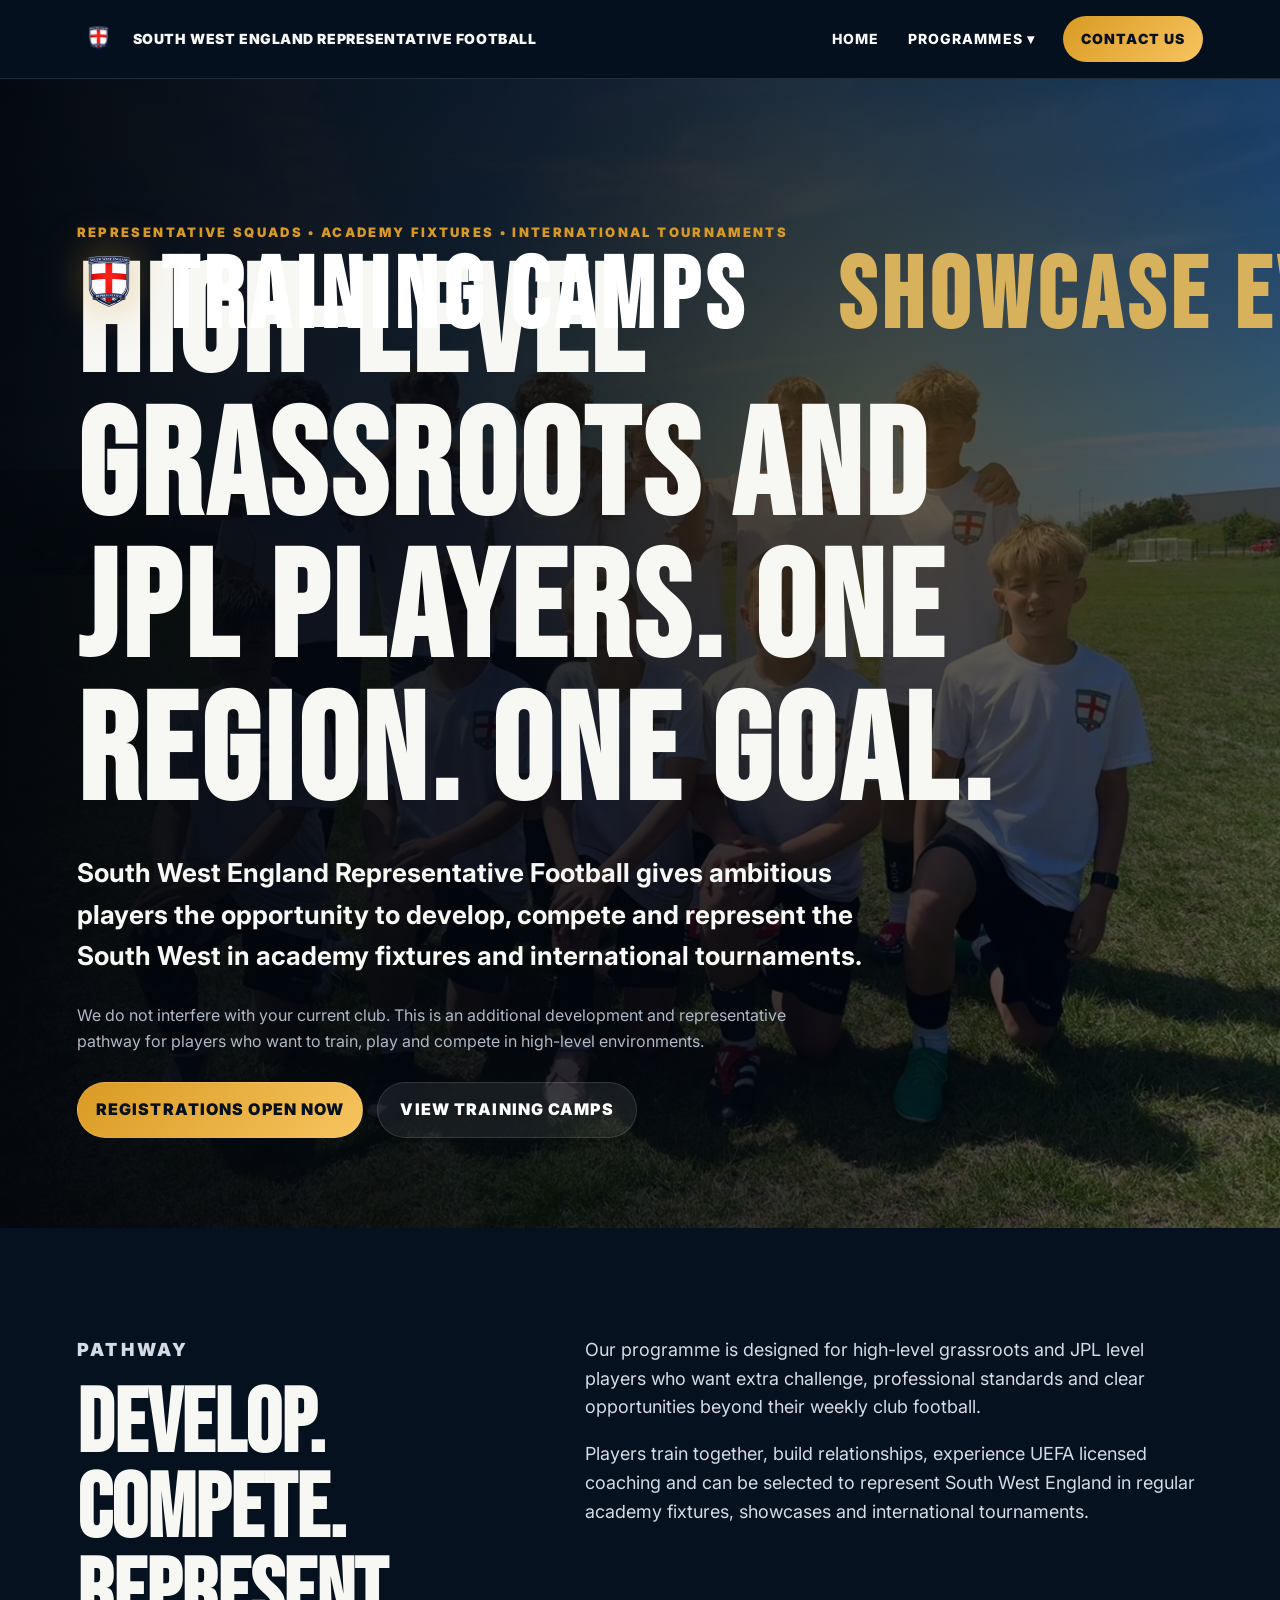
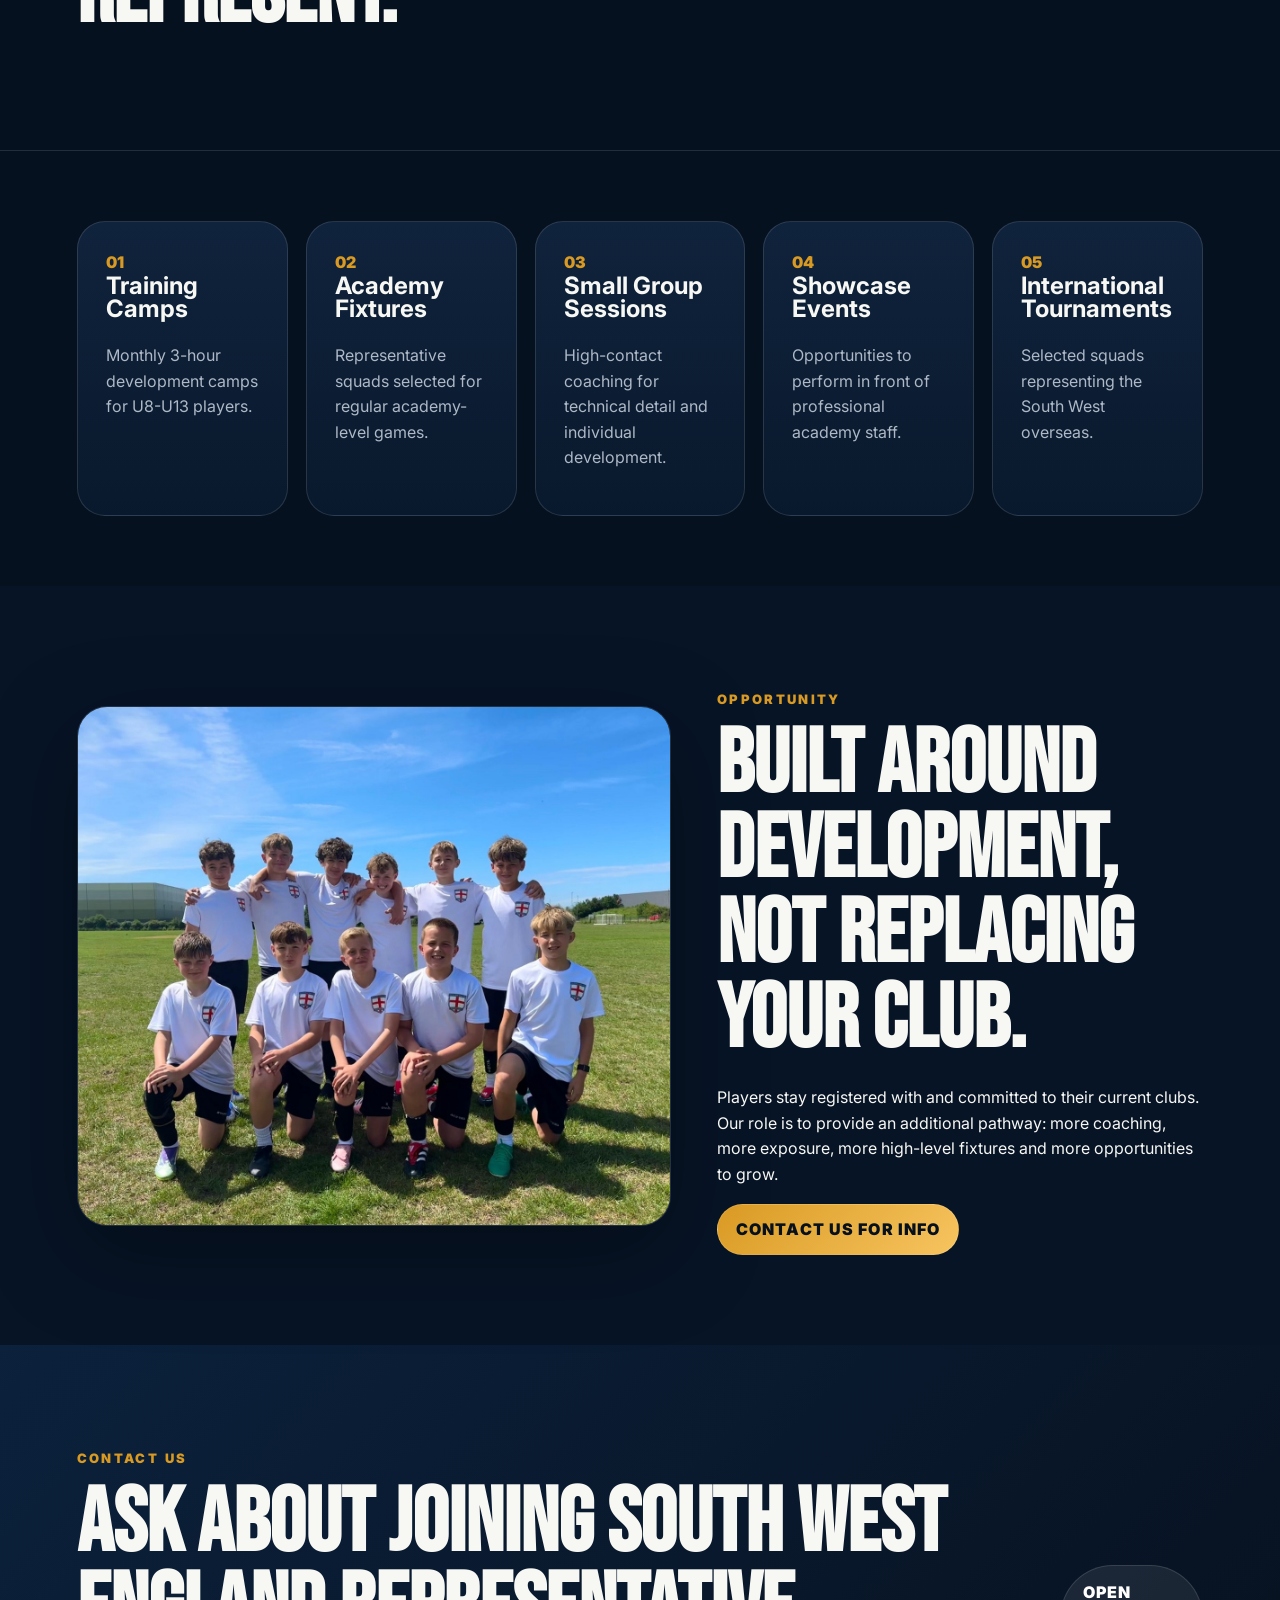
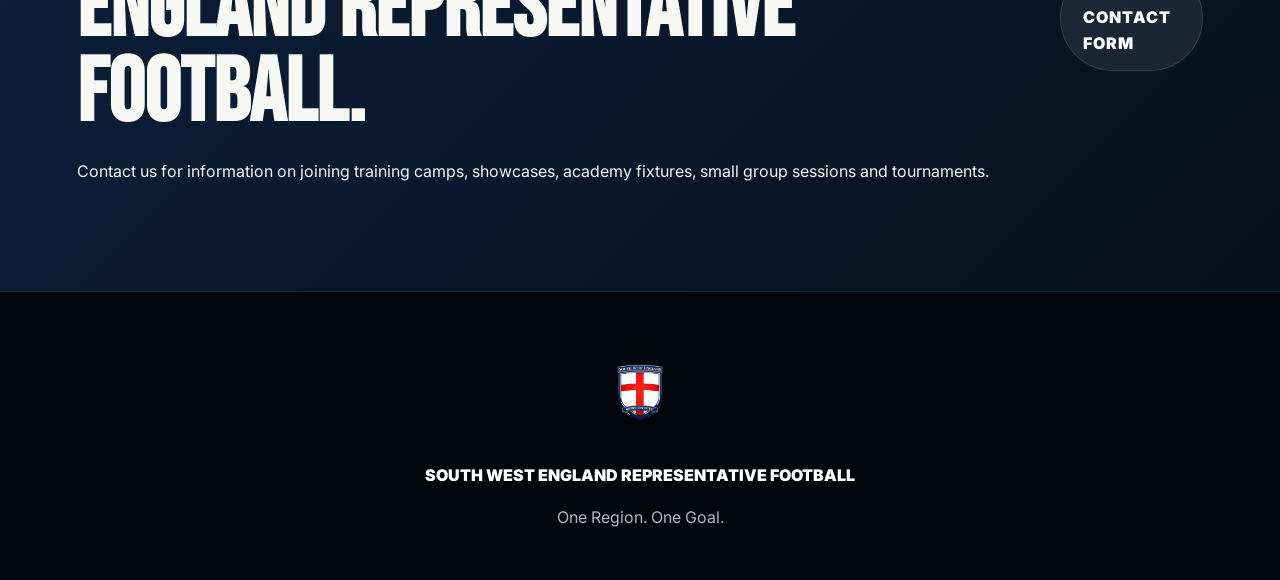
<file: index.html>
<!doctype html><html lang="en"><head><meta charset="utf-8"><meta name="viewport" content="width=device-width, initial-scale=1"><title>South West England Representative Football</title><meta name="description" content="South West England Representative Football"><link rel="preconnect" href="https://fonts.googleapis.com"><link rel="preconnect" href="https://fonts.gstatic.com" crossorigin><link href="https://fonts.googleapis.com/css2?family=Bebas+Neue&family=Inter:wght@400;500;600;700;800;900&display=swap" rel="stylesheet"><link rel="stylesheet" href="styles.css"></head><body><nav class="site-nav"><a class="brand" href="index.html"><img src="assets/logo.png" alt="South West England Representative Football badge"><span>South West England Representative Football</span></a><button class="menu-toggle" aria-label="Toggle menu" onclick="document.body.classList.toggle('menu-open')">☰</button><div class="nav-links"><a href="index.html">Home</a><div class="dropdown"><button>Programmes ▾</button><div class="dropdown-menu"><a href="training-camps.html">Training Camps</a><a href="academy-fixtures.html">Academy Fixtures</a><a href="small-group-sessions.html">Small Group Sessions</a><a href="showcase-events.html">Showcase Events</a><a href="international-tournaments.html">International Tournaments</a></div></div><a href="contact.html" class="nav-cta">Contact Us</a></div></nav><header class="hero"><div class="hero-bg"></div> <div class="nike-intro">
<img src="assets/logo.png" alt="South West England badge"><div class="hero-ticker"><div class="ticker-track"><span>TRAINING CAMPS</span><span>SHOWCASE EVENTS</span><span>ACADEMY FIXTURES</span>
<span>INTERNATIONAL TOURNAMENTS</span><span>REPRESENTATIVE SQUADS</span><span>TRAINING CAMPS</span>
<span>SHOWCASE EVENTS</span>
<span>ACADEMY FIXTURES</span>
<span>INTERNATIONAL TOURNAMENTS</span><span>REPRESENTATIVE SQUADS</span></div></div></div> <div class="hero-content"><p class="eyebrow">Representative Squads • Academy Fixtures • International Tournaments</p><h1>High-level grassroots and JPL players. One region. One goal.</h1><p class="hero-copy">South West England Representative Football gives ambitious players the opportunity to develop, compete and represent the South West in academy fixtures and international tournaments.</p><p class="hero-note">We do not interfere with your current club. This is an additional development and representative pathway for players who want to train, play and compete in high-level environments.</p><div class="hero-buttons"><a href="contact.html" class="button primary">Registrations Open Now</a><a href="training-camps.html" class="button secondary">View Training Camps</a></div></div></header><main><section class="section split"><div><p class="section-kicker">Pathway</p><h2>Develop. Compete. Represent.</h2></div><div><p>Our programme is designed for high-level grassroots and JPL level players who want extra challenge, professional standards and clear opportunities beyond their weekly club football.</p><p>Players train together, build relationships, experience UEFA licensed coaching and can be selected to represent South West England in regular academy fixtures, showcases and international tournaments.</p></div></section><section class="cards-grid programme-links"><a href="training-camps.html" class="programme-card"><span>01</span><h3>Training Camps</h3><p>Monthly 3-hour development camps for U8-U13 players.</p></a><a href="academy-fixtures.html" class="programme-card"><span>02</span><h3>Academy Fixtures</h3><p>Representative squads selected for regular academy-level games.</p></a><a href="small-group-sessions.html" class="programme-card"><span>03</span><h3>Small Group Sessions</h3><p>High-contact coaching for technical detail and individual development.</p></a><a href="showcase-events.html" class="programme-card"><span>04</span><h3>Showcase Events</h3><p>Opportunities to perform in front of professional academy staff.</p></a><a href="international-tournaments.html" class="programme-card"><span>05</span><h3>International Tournaments</h3><p>Selected squads representing the South West overseas.</p></a></section><section class="image-feature"><img src="assets/hero-team.jpg" alt="South West England Representative squad"><div><p class="section-kicker">Opportunity</p><h2>Built around development, not replacing your club.</h2><p>Players stay registered with and committed to their current clubs. Our role is to provide an additional pathway: more coaching, more exposure, more high-level fixtures and more opportunities to grow.</p><a href="contact.html" class="button primary">Contact Us For Info</a></div></section><section class="section contact-panel"><div><p class="section-kicker">Contact Us</p><h2>Ask about joining South West England Representative Football.</h2><p>Contact us for information on joining training camps, showcases, academy fixtures, small group sessions and tournaments.</p></div><a href="contact.html" class="button secondary">Open Contact Form</a></section></main><footer class="footer"><img src="assets/logo.png" alt="South West England badge"><p>South West England Representative Football</p><span>One Region. One Goal.</span></footer></body></html>
</file>
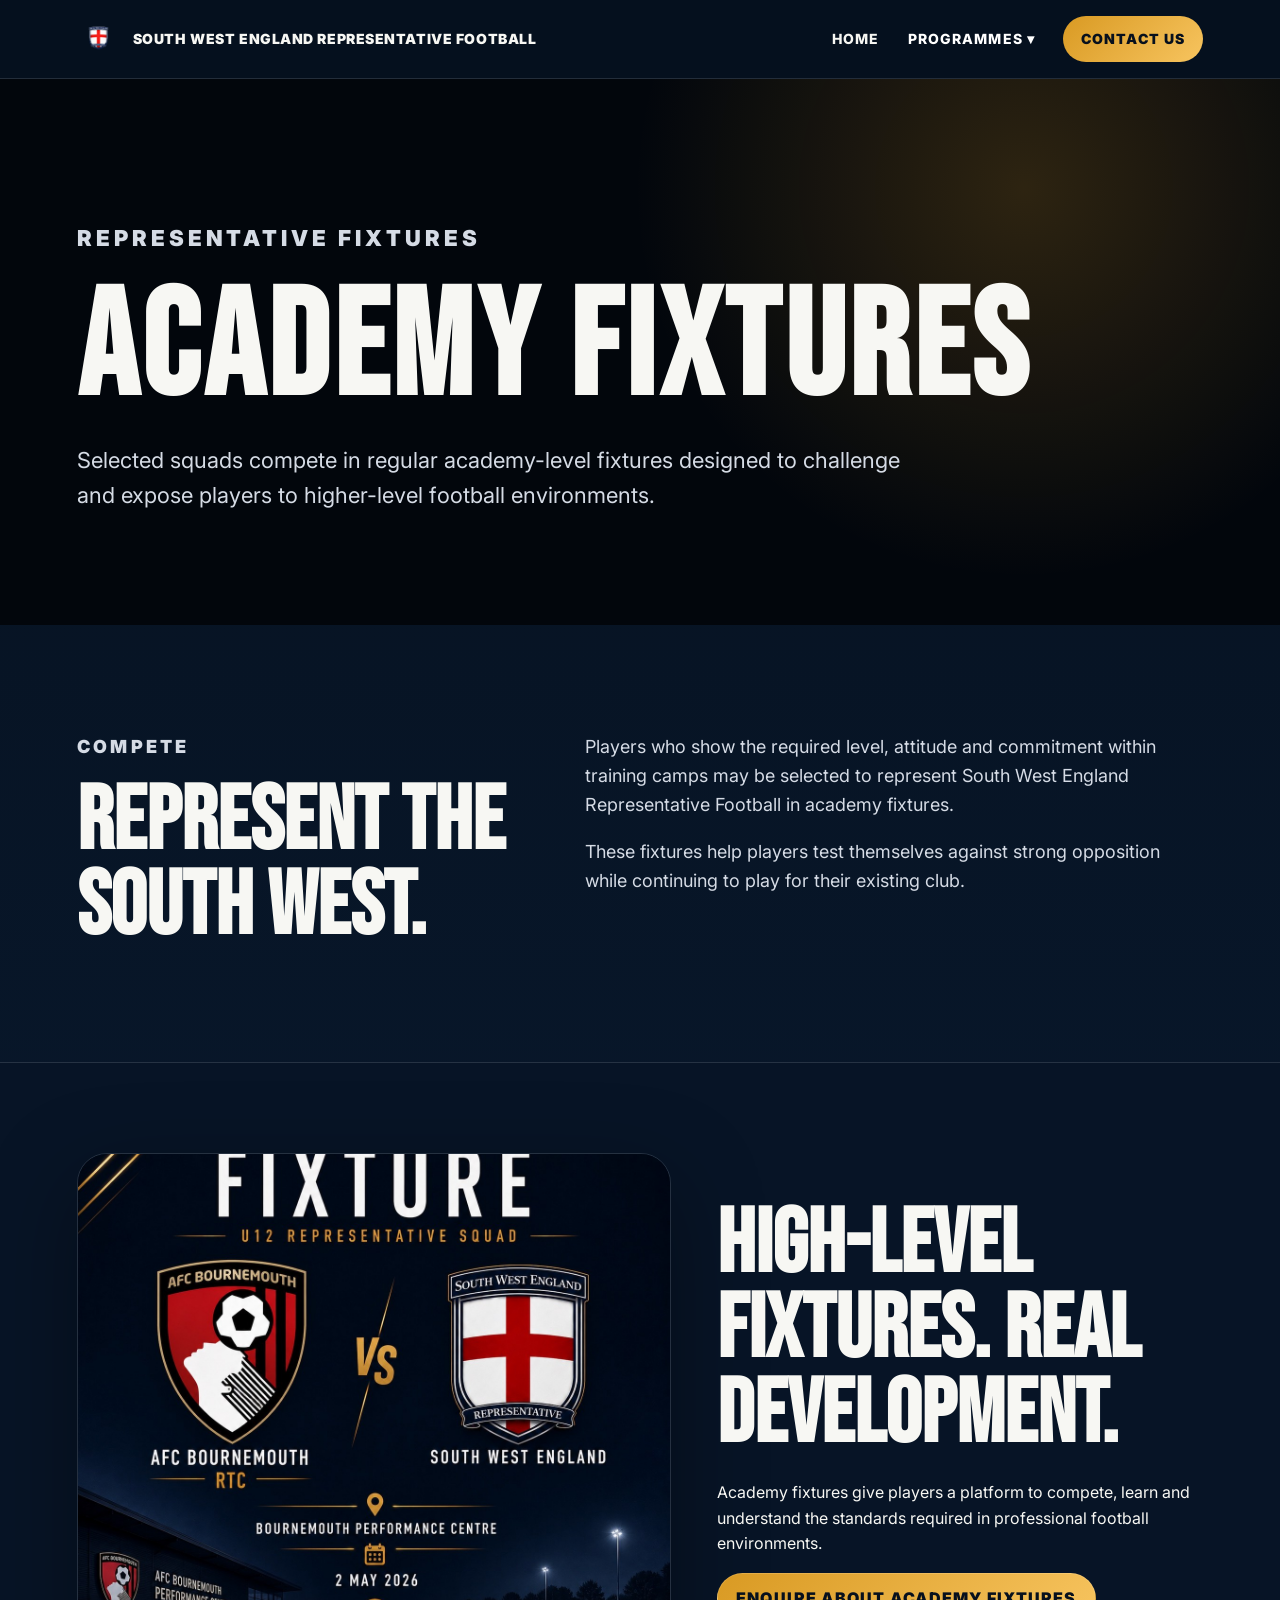
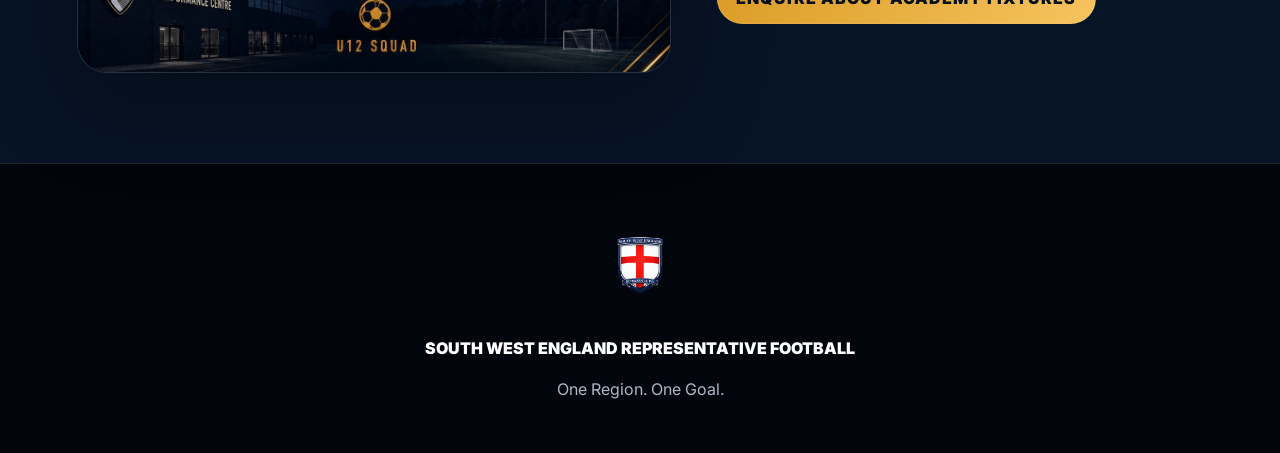
<file: academy-fixtures.html>
<!doctype html><html lang="en"><head><meta charset="utf-8"><meta name="viewport" content="width=device-width, initial-scale=1"><title>Academy Fixtures | South West England Representative Football</title><meta name="description" content="South West England Representative Football"><link rel="preconnect" href="https://fonts.googleapis.com"><link rel="preconnect" href="https://fonts.gstatic.com" crossorigin><link href="https://fonts.googleapis.com/css2?family=Bebas+Neue&family=Inter:wght@400;500;600;700;800;900&display=swap" rel="stylesheet"><link rel="stylesheet" href="styles.css"></head><body><nav class="site-nav"><a class="brand" href="index.html"><img src="assets/logo.png" alt="South West England Representative Football badge"><span>South West England Representative Football</span></a><button class="menu-toggle" aria-label="Toggle menu" onclick="document.body.classList.toggle('menu-open')">☰</button><div class="nav-links"><a href="index.html">Home</a><div class="dropdown"><button>Programmes ▾</button><div class="dropdown-menu"><a href="training-camps.html">Training Camps</a><a href="academy-fixtures.html">Academy Fixtures</a><a href="small-group-sessions.html">Small Group Sessions</a><a href="showcase-events.html">Showcase Events</a><a href="international-tournaments.html">International Tournaments</a></div></div><a href="contact.html" class="nav-cta">Contact Us</a></div></nav><main class="page-main"><section class="page-hero"><p class="eyebrow">Representative Fixtures</p><h1>Academy Fixtures</h1><p>Selected squads compete in regular academy-level fixtures designed to challenge and expose players to higher-level football environments.</p></section><section class="section split"><div><p class="section-kicker">Compete</p><h2>Represent the South West.</h2></div><div><p>Players who show the required level, attitude and commitment within training camps may be selected to represent South West England Representative Football in academy fixtures.</p><p>These fixtures help players test themselves against strong opposition while continuing to play for their existing club.</p></div></section><section class="image-feature"><img src="assets/bournemouth-fixture.jpg" alt="Bournemouth fixture"><div><h2>High-level fixtures. Real development.</h2><p>Academy fixtures give players a platform to compete, learn and understand the standards required in professional football environments.</p><a href="contact.html" class="button primary">Enquire About Academy Fixtures</a></div></section></main><footer class="footer"><img src="assets/logo.png" alt="South West England badge"><p>South West England Representative Football</p><span>One Region. One Goal.</span></footer></body></html>
</file>
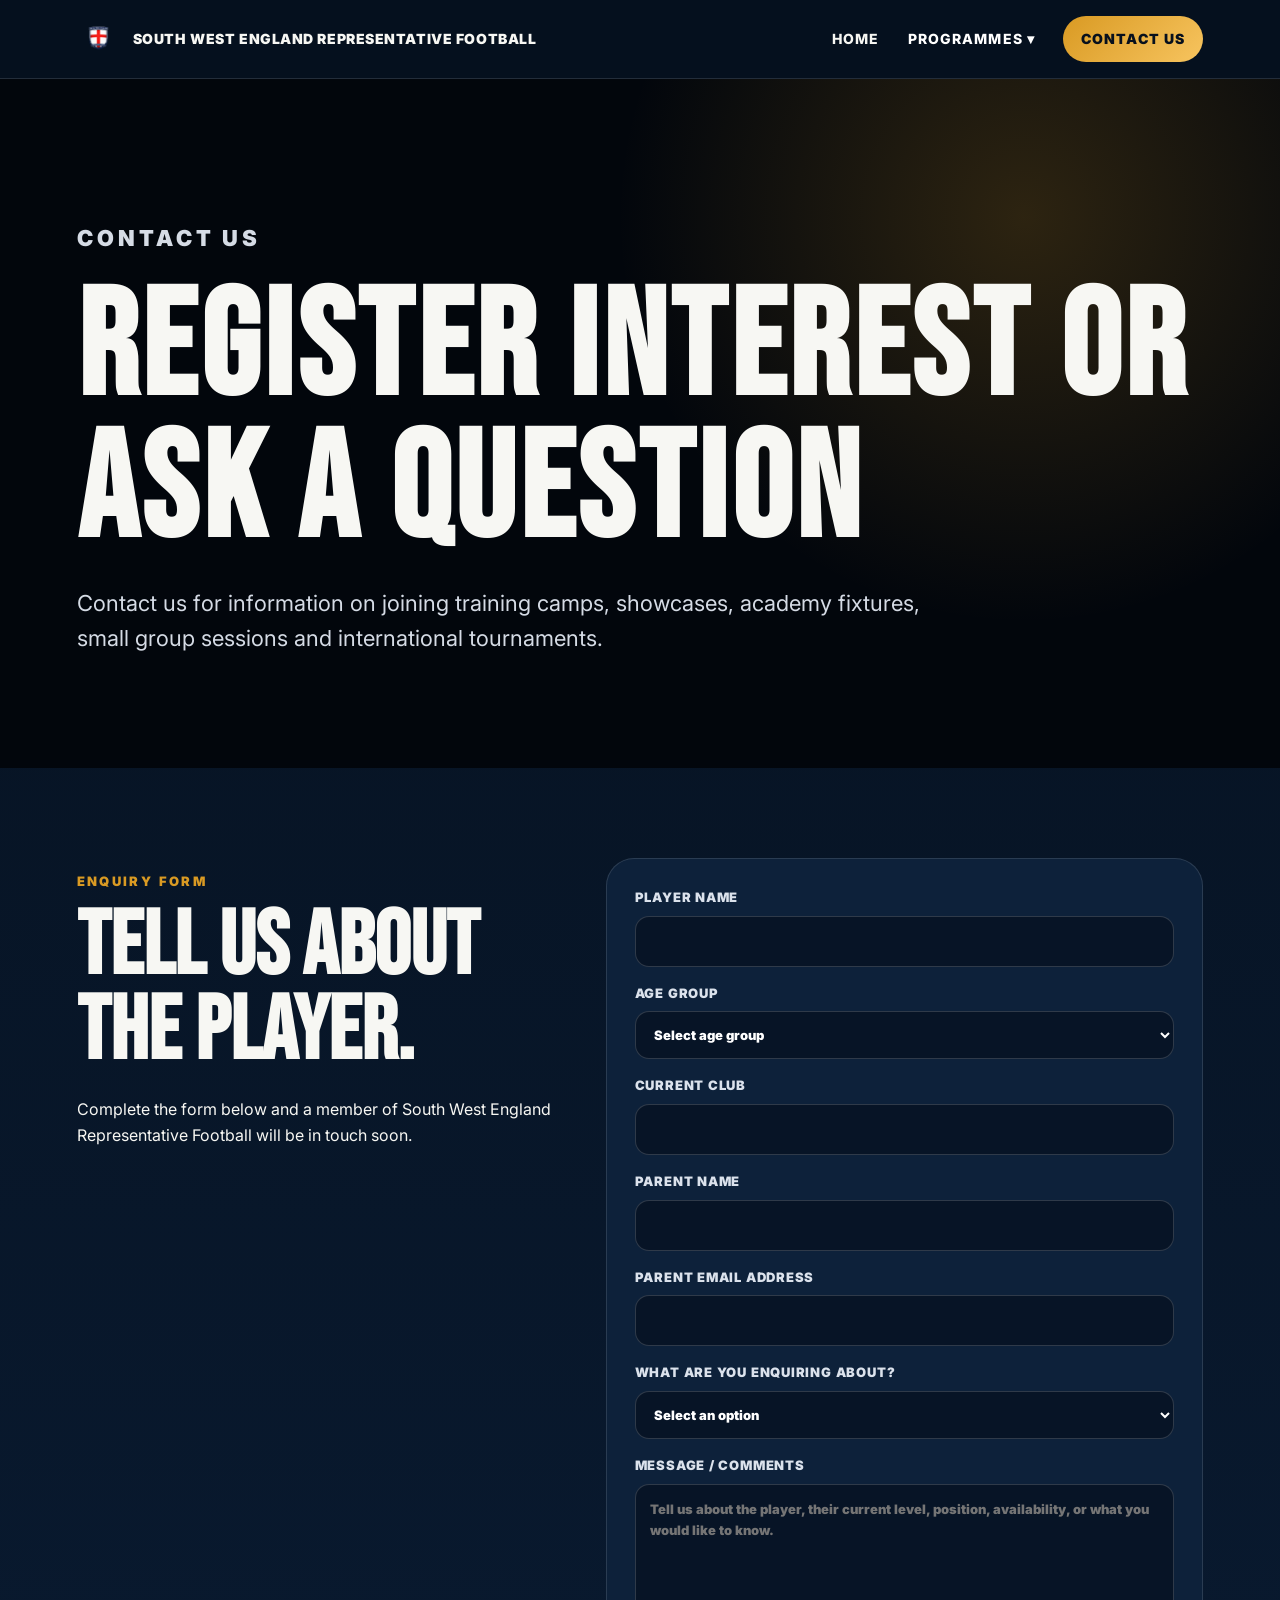
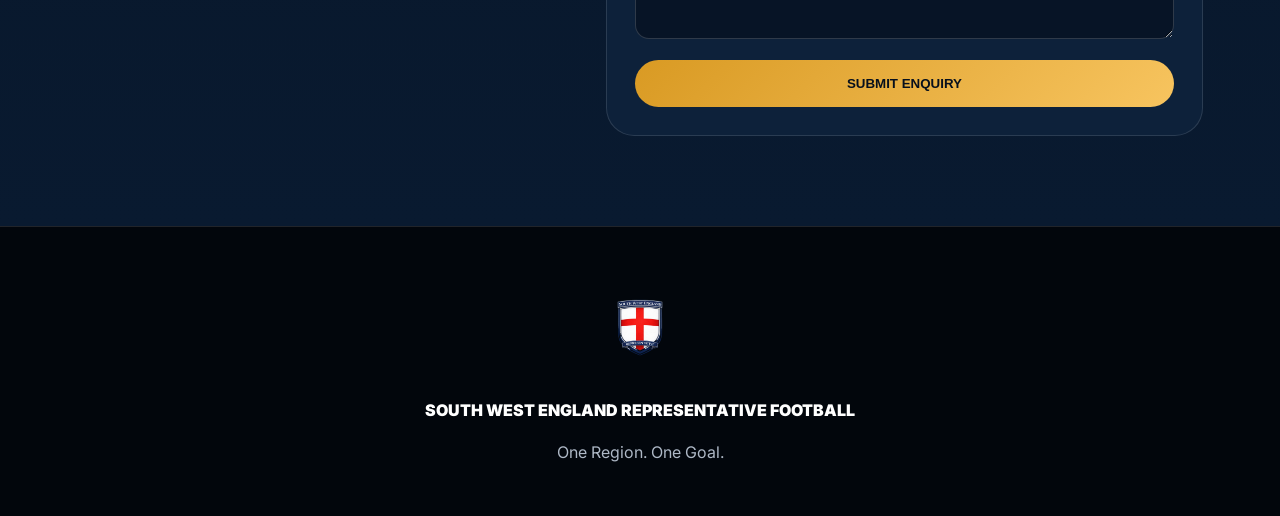
<file: contact.html>
<!doctype html>
<html lang="en">
<head>
  <meta charset="utf-8">
  <meta name="viewport" content="width=device-width, initial-scale=1">
  <title>Contact Us | South West England Representative Football</title>
  <meta name="description" content="Contact South West England Representative Football for training camps, showcases, academy fixtures, small group sessions and international tournaments.">
  <link rel="preconnect" href="https://fonts.googleapis.com">
  <link rel="preconnect" href="https://fonts.gstatic.com" crossorigin>
  <link href="https://fonts.googleapis.com/css2?family=Bebas+Neue&family=Inter:wght@400;500;600;700;800;900&display=swap" rel="stylesheet">
  <link rel="stylesheet" href="styles.css">
</head>
<body>

<nav class="site-nav">
  <a class="brand" href="index.html">
    <img src="assets/logo.png" alt="South West England Representative Football badge">
    <span>South West England Representative Football</span>
  </a>

  <button class="menu-toggle" aria-label="Toggle menu" onclick="document.body.classList.toggle('menu-open')">☰</button>

  <div class="nav-links">
    <a href="index.html">Home</a>

    <div class="dropdown">
      <button>Programmes ▾</button>
      <div class="dropdown-menu">
        <a href="training-camps.html">Training Camps</a>
        <a href="academy-fixtures.html">Academy Fixtures</a>
        <a href="small-group-sessions.html">Small Group Sessions</a>
        <a href="showcase-events.html">Showcase Events</a>
        <a href="international-tournaments.html">International Tournaments</a>
      </div>
    </div>

    <a href="contact.html" class="nav-cta">Contact Us</a>
  </div>
</nav>

<main class="page-main">
  <section class="page-hero">
    <p class="eyebrow">Contact Us</p>
    <h1>Register Interest Or Ask A Question</h1>
    <p>Contact us for information on joining training camps, showcases, academy fixtures, small group sessions and international tournaments.</p>
  </section>

  <section class="section form-section">
    <div class="form-intro">
      <p class="section-kicker">Enquiry Form</p>
      <h2>Tell us about the player.</h2>
      <p>Complete the form below and a member of South West England Representative Football will be in touch soon.</p>
    </div>

    <form name="player-enquiry" method="POST" data-netlify="true" netlify-honeypot="bot-field" action="/thanks.html" class="contact-form">
      <input type="hidden" name="form-name" value="player-enquiry">
      <p class="hidden"><label>Don’t fill this out: <input name="bot-field"></label></p>

      <label>Player Name
        <input type="text" name="player-name" required>
      </label>

      <label>Age Group
        <select name="age-group" required>
          <option value="">Select age group</option>
          <option>U8</option>
          <option>U9</option>
          <option>U10</option>
          <option>U11</option>
          <option>U12</option>
          <option>U13</option>
        </select>
      </label>

      <label>Current Club
        <input type="text" name="current-club" required>
      </label>

      <label>Parent Name
        <input type="text" name="parent-name" required>
      </label>

      <label>Parent Email Address
        <input type="email" name="parent-email" required>
      </label>

      <label>What are you enquiring about?
        <select name="enquiry-type" required>
          <option value="">Select an option</option>
          <option>Training Camps</option>
          <option>Academy Fixtures</option>
          <option>Small Group Sessions</option>
          <option>Showcase Events</option>
          <option>International Tournaments</option>
          <option>General Enquiry</option>
        </select>
      </label>

      <label>Message / Comments
        <textarea name="message" rows="6" placeholder="Tell us about the player, their current level, position, availability, or what you would like to know." required></textarea>
      </label>

      <button type="submit">Submit Enquiry</button>
    </form>
  </section>
</main>

<footer class="footer">
  <img src="assets/logo.png" alt="South West England badge">
  <p>South West England Representative Football</p>
  <span>One Region. One Goal.</span>
</footer>

</body>
</html>
</file>
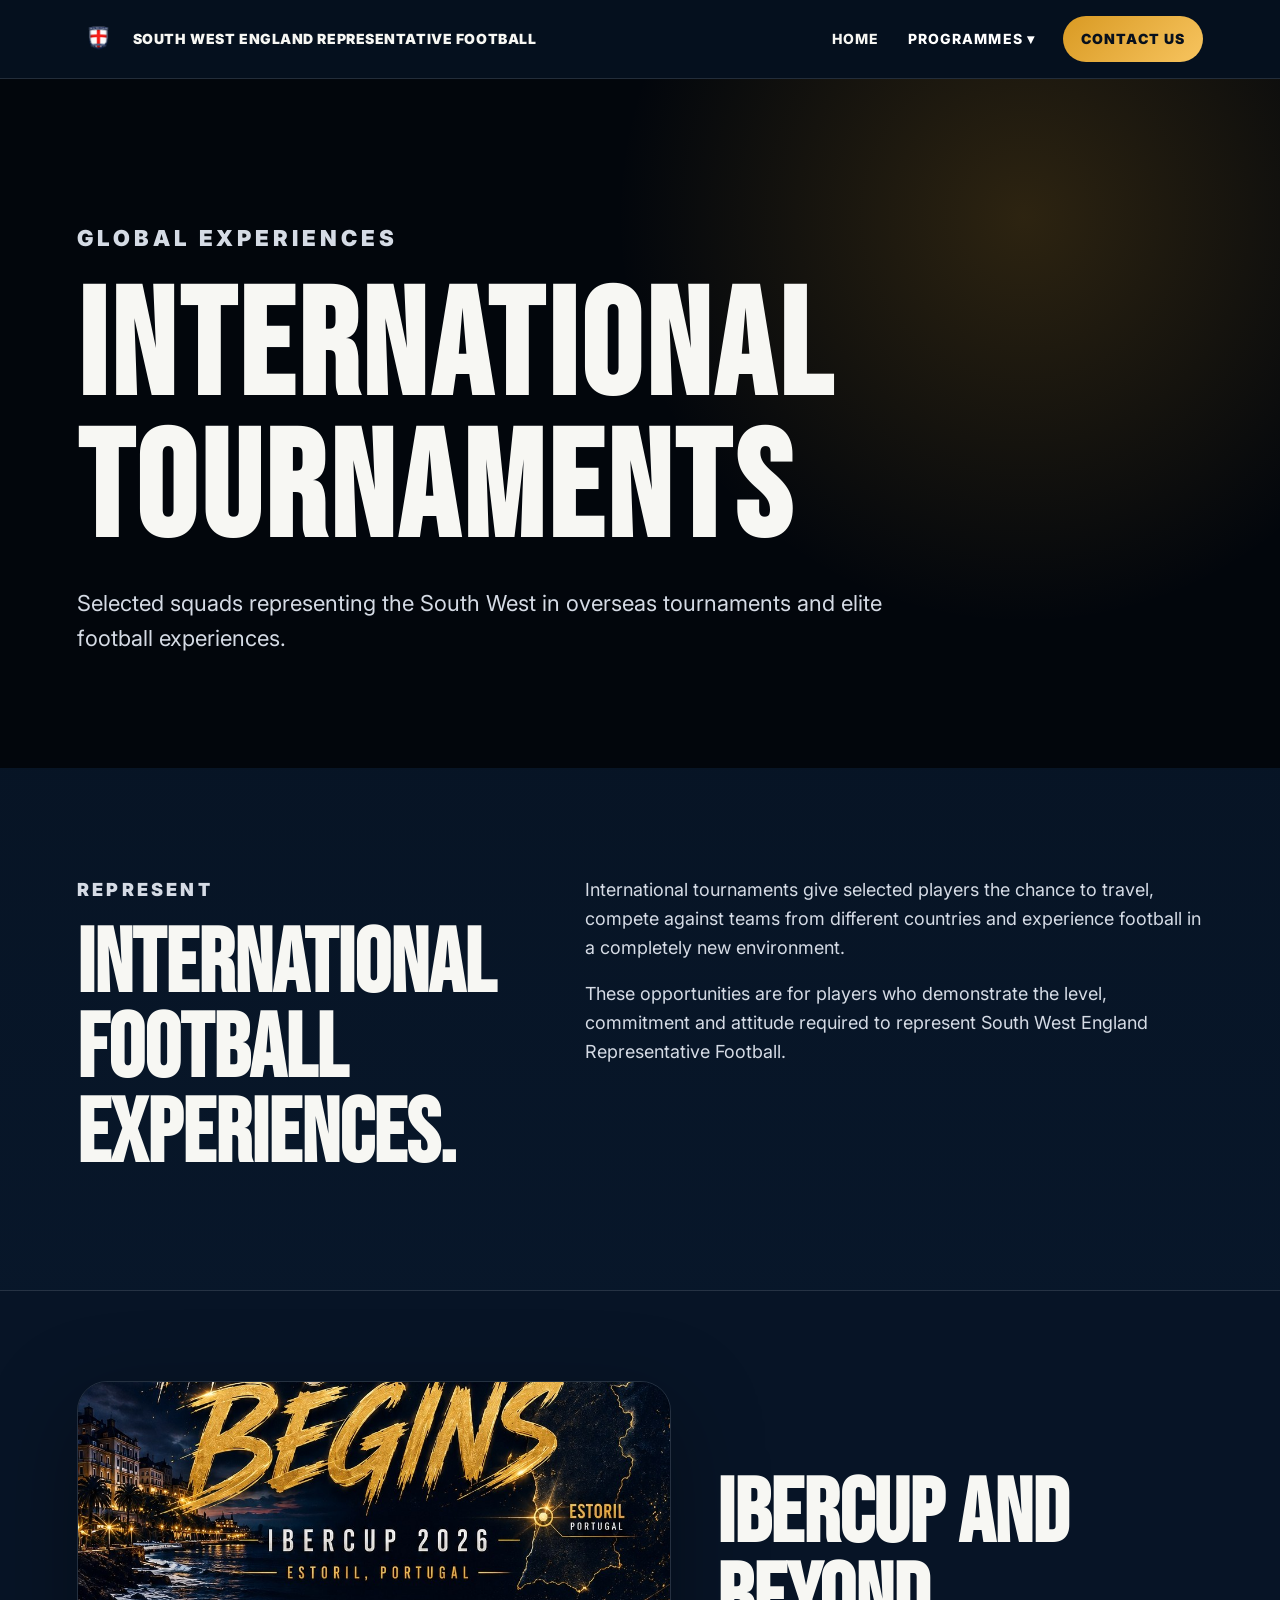
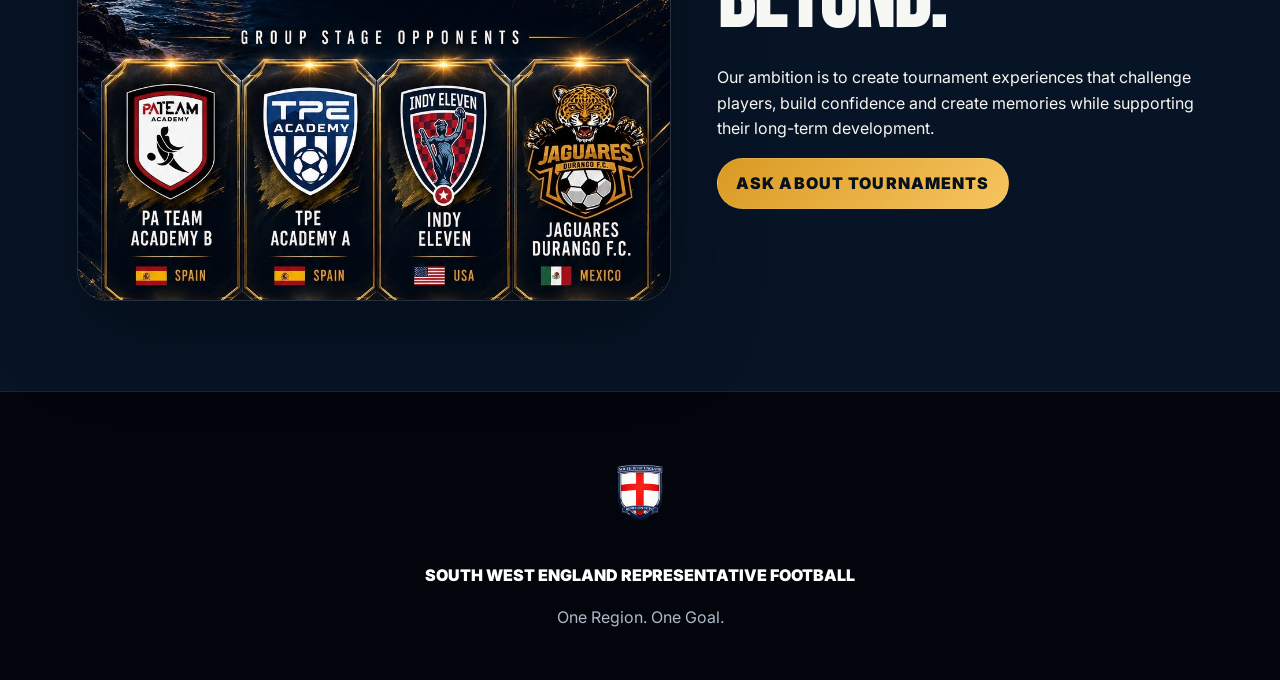
<file: international-tournaments.html>
<!doctype html><html lang="en"><head><meta charset="utf-8"><meta name="viewport" content="width=device-width, initial-scale=1"><title>International Tournaments | South West England Representative Football</title><meta name="description" content="South West England Representative Football"><link rel="preconnect" href="https://fonts.googleapis.com"><link rel="preconnect" href="https://fonts.gstatic.com" crossorigin><link href="https://fonts.googleapis.com/css2?family=Bebas+Neue&family=Inter:wght@400;500;600;700;800;900&display=swap" rel="stylesheet"><link rel="stylesheet" href="styles.css"></head><body><nav class="site-nav"><a class="brand" href="index.html"><img src="assets/logo.png" alt="South West England Representative Football badge"><span>South West England Representative Football</span></a><button class="menu-toggle" aria-label="Toggle menu" onclick="document.body.classList.toggle('menu-open')">☰</button><div class="nav-links"><a href="index.html">Home</a><div class="dropdown"><button>Programmes ▾</button><div class="dropdown-menu"><a href="training-camps.html">Training Camps</a><a href="academy-fixtures.html">Academy Fixtures</a><a href="small-group-sessions.html">Small Group Sessions</a><a href="showcase-events.html">Showcase Events</a><a href="international-tournaments.html">International Tournaments</a></div></div><a href="contact.html" class="nav-cta">Contact Us</a></div></nav><main class="page-main"><section class="page-hero"><p class="eyebrow">Global Experiences</p><h1>International Tournaments</h1><p>Selected squads representing the South West in overseas tournaments and elite football experiences.</p></section><section class="section split"><div><p class="section-kicker">Represent</p><h2>International football experiences.</h2></div><div><p>International tournaments give selected players the chance to travel, compete against teams from different countries and experience football in a completely new environment.</p><p>These opportunities are for players who demonstrate the level, commitment and attitude required to represent South West England Representative Football.</p></div></section><section class="image-feature"><img src="assets/ibercup-group-stage.jpg" alt="International tournament graphic"><div><h2>IberCup and beyond.</h2><p>Our ambition is to create tournament experiences that challenge players, build confidence and create memories while supporting their long-term development.</p><a href="contact.html" class="button primary">Ask About Tournaments</a></div></section></main><footer class="footer"><img src="assets/logo.png" alt="South West England badge"><p>South West England Representative Football</p><span>One Region. One Goal.</span></footer></body></html>
</file>
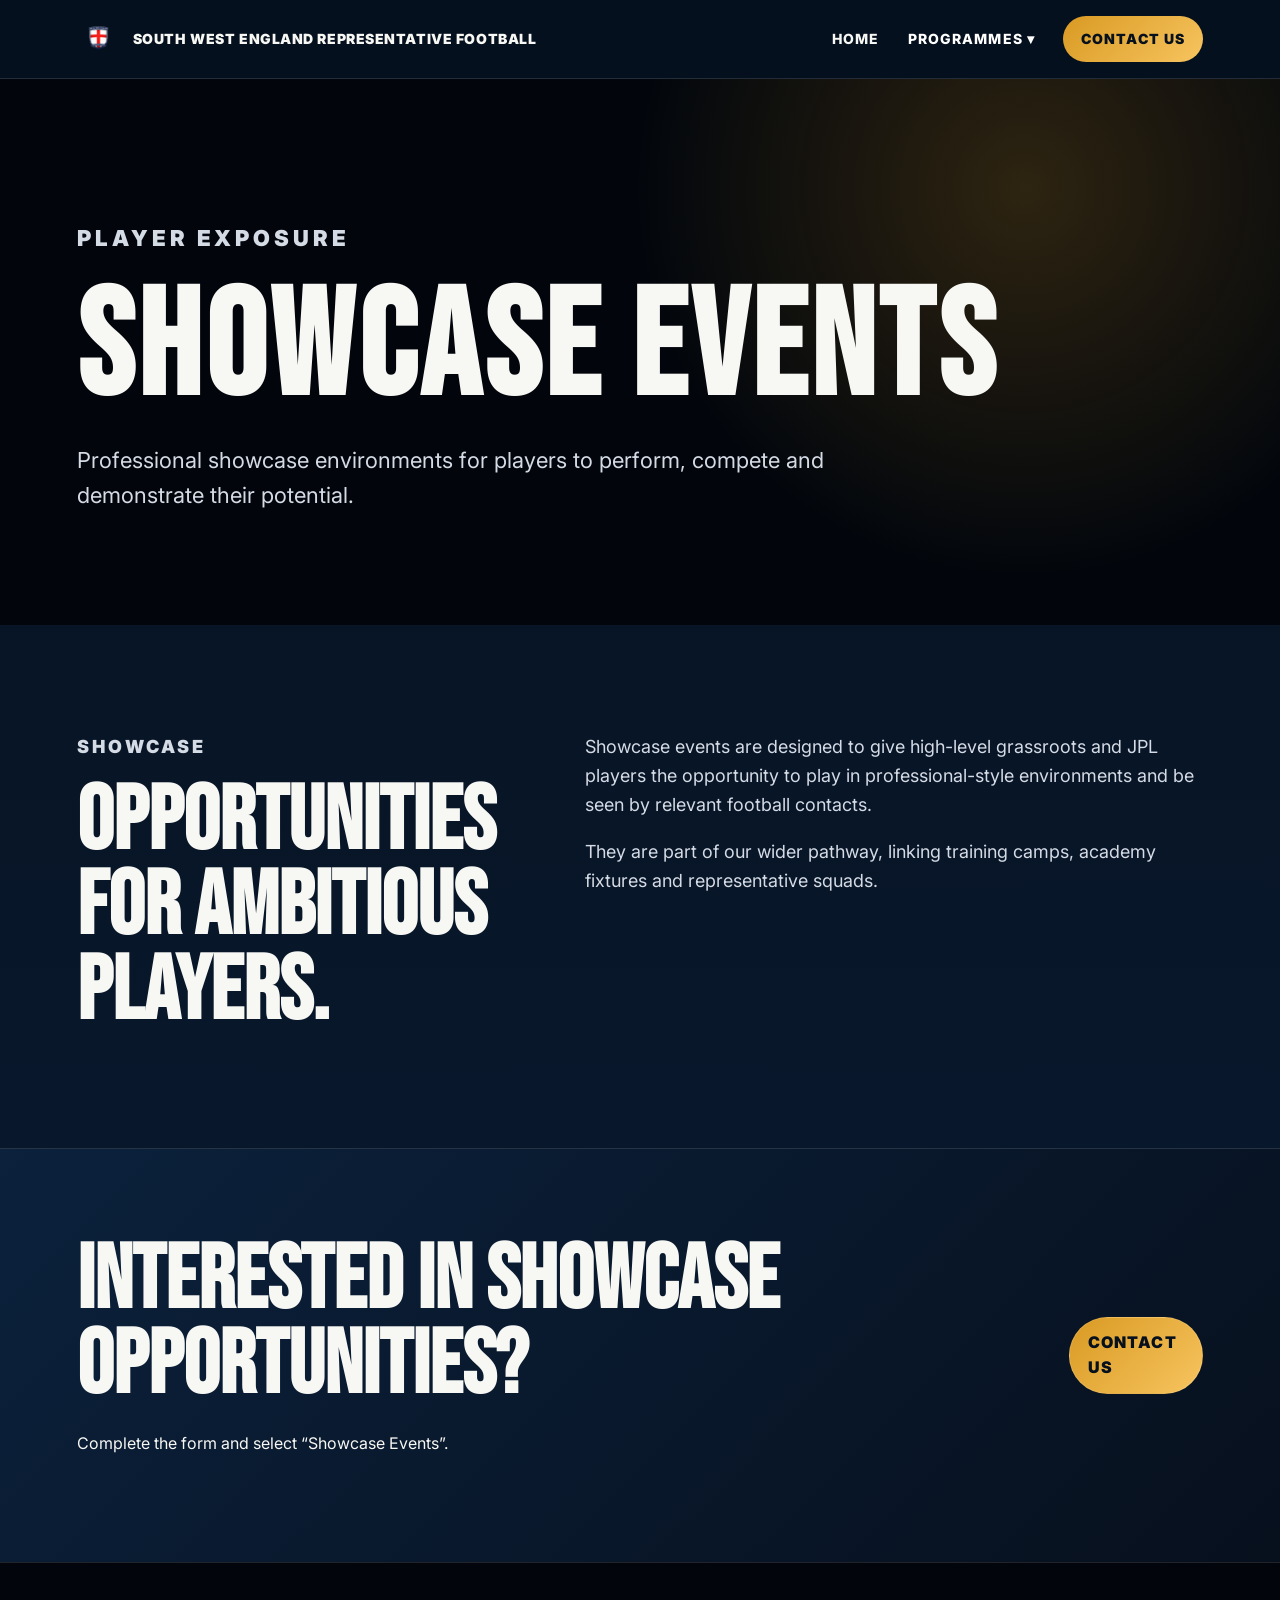
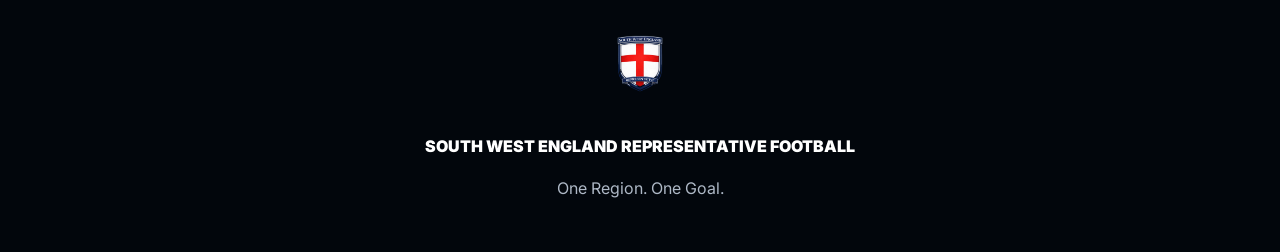
<file: showcase-events.html>
<!doctype html><html lang="en"><head><meta charset="utf-8"><meta name="viewport" content="width=device-width, initial-scale=1"><title>Showcase Events | South West England Representative Football</title><meta name="description" content="South West England Representative Football"><link rel="preconnect" href="https://fonts.googleapis.com"><link rel="preconnect" href="https://fonts.gstatic.com" crossorigin><link href="https://fonts.googleapis.com/css2?family=Bebas+Neue&family=Inter:wght@400;500;600;700;800;900&display=swap" rel="stylesheet"><link rel="stylesheet" href="styles.css"></head><body><nav class="site-nav"><a class="brand" href="index.html"><img src="assets/logo.png" alt="South West England Representative Football badge"><span>South West England Representative Football</span></a><button class="menu-toggle" aria-label="Toggle menu" onclick="document.body.classList.toggle('menu-open')">☰</button><div class="nav-links"><a href="index.html">Home</a><div class="dropdown"><button>Programmes ▾</button><div class="dropdown-menu"><a href="training-camps.html">Training Camps</a><a href="academy-fixtures.html">Academy Fixtures</a><a href="small-group-sessions.html">Small Group Sessions</a><a href="showcase-events.html">Showcase Events</a><a href="international-tournaments.html">International Tournaments</a></div></div><a href="contact.html" class="nav-cta">Contact Us</a></div></nav><main class="page-main"><section class="page-hero"><p class="eyebrow">Player Exposure</p><h1>Showcase Events</h1><p>Professional showcase environments for players to perform, compete and demonstrate their potential.</p></section><section class="section split"><div><p class="section-kicker">Showcase</p><h2>Opportunities for ambitious players.</h2></div><div><p>Showcase events are designed to give high-level grassroots and JPL players the opportunity to play in professional-style environments and be seen by relevant football contacts.</p><p>They are part of our wider pathway, linking training camps, academy fixtures and representative squads.</p></div></section><section class="contact-panel section"><div><h2>Interested in showcase opportunities?</h2><p>Complete the form and select “Showcase Events”.</p></div><a class="button primary" href="contact.html">Contact Us</a></section></main><footer class="footer"><img src="assets/logo.png" alt="South West England badge"><p>South West England Representative Football</p><span>One Region. One Goal.</span></footer></body></html>
</file>
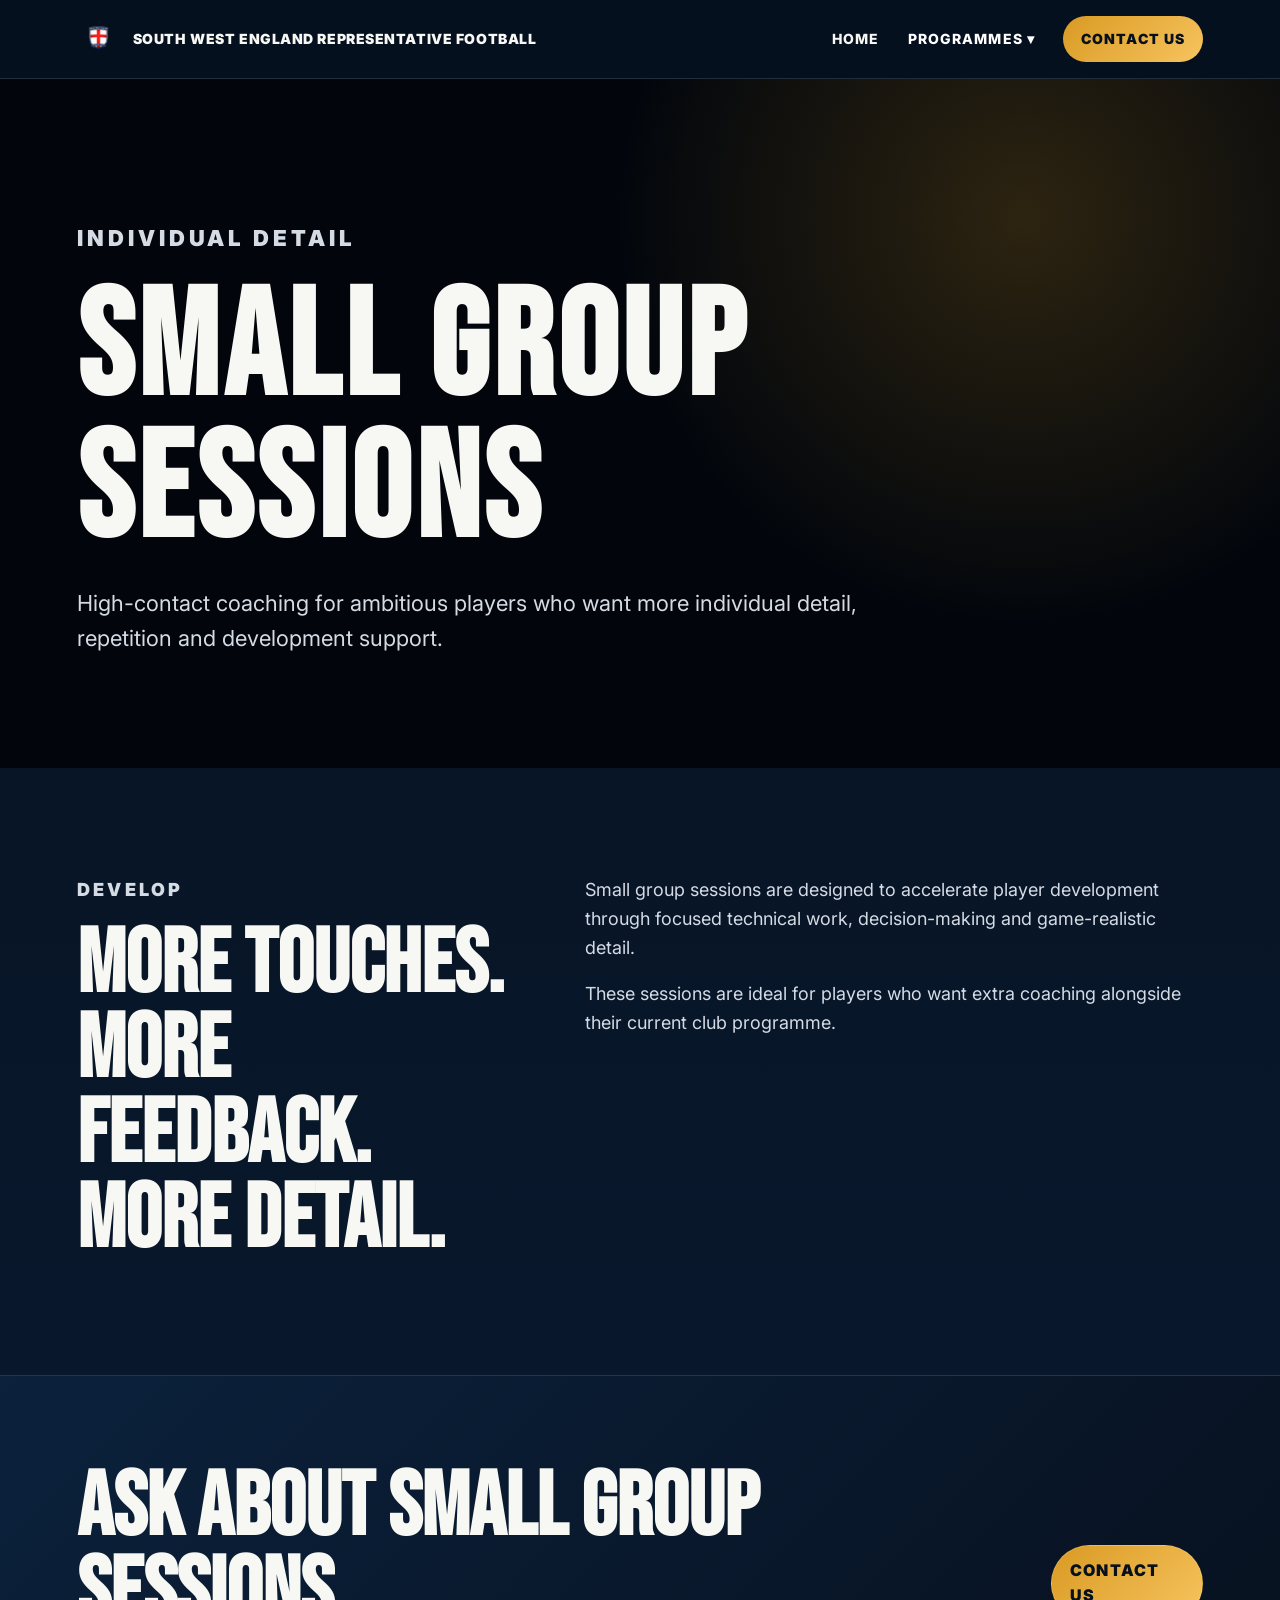
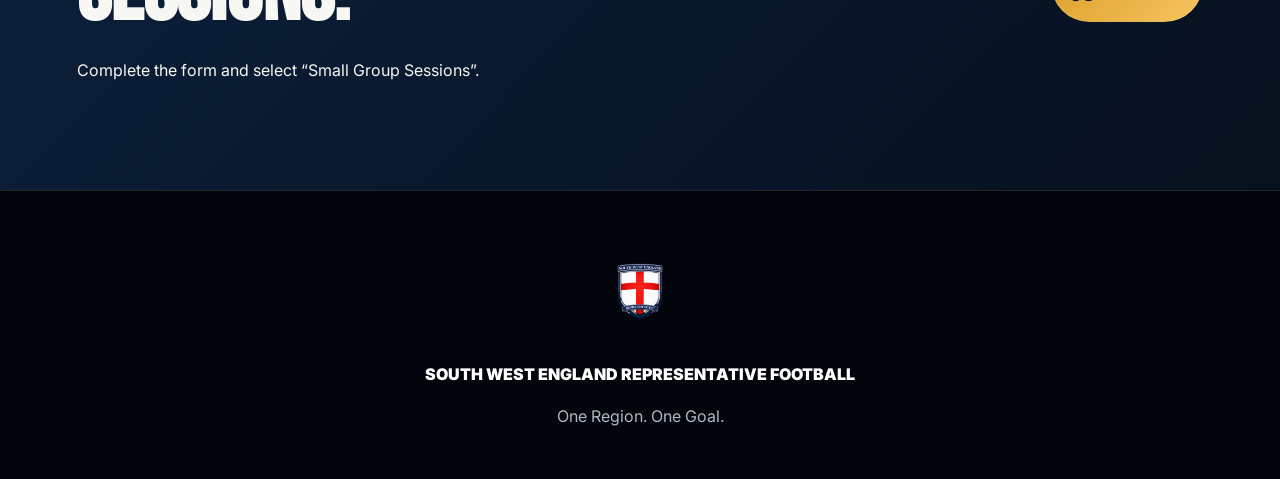
<file: small-group-sessions.html>
<!doctype html><html lang="en"><head><meta charset="utf-8"><meta name="viewport" content="width=device-width, initial-scale=1"><title>Small Group Sessions | South West England Representative Football</title><meta name="description" content="South West England Representative Football"><link rel="preconnect" href="https://fonts.googleapis.com"><link rel="preconnect" href="https://fonts.gstatic.com" crossorigin><link href="https://fonts.googleapis.com/css2?family=Bebas+Neue&family=Inter:wght@400;500;600;700;800;900&display=swap" rel="stylesheet"><link rel="stylesheet" href="styles.css"></head><body><nav class="site-nav"><a class="brand" href="index.html"><img src="assets/logo.png" alt="South West England Representative Football badge"><span>South West England Representative Football</span></a><button class="menu-toggle" aria-label="Toggle menu" onclick="document.body.classList.toggle('menu-open')">☰</button><div class="nav-links"><a href="index.html">Home</a><div class="dropdown"><button>Programmes ▾</button><div class="dropdown-menu"><a href="training-camps.html">Training Camps</a><a href="academy-fixtures.html">Academy Fixtures</a><a href="small-group-sessions.html">Small Group Sessions</a><a href="showcase-events.html">Showcase Events</a><a href="international-tournaments.html">International Tournaments</a></div></div><a href="contact.html" class="nav-cta">Contact Us</a></div></nav><main class="page-main"><section class="page-hero"><p class="eyebrow">Individual Detail</p><h1>Small Group Sessions</h1><p>High-contact coaching for ambitious players who want more individual detail, repetition and development support.</p></section><section class="section split"><div><p class="section-kicker">Develop</p><h2>More touches. More feedback. More detail.</h2></div><div><p>Small group sessions are designed to accelerate player development through focused technical work, decision-making and game-realistic detail.</p><p>These sessions are ideal for players who want extra coaching alongside their current club programme.</p></div></section><section class="contact-panel section"><div><h2>Ask about small group sessions.</h2><p>Complete the form and select “Small Group Sessions”.</p></div><a class="button primary" href="contact.html">Contact Us</a></section></main><footer class="footer"><img src="assets/logo.png" alt="South West England badge"><p>South West England Representative Football</p><span>One Region. One Goal.</span></footer></body></html>
</file>
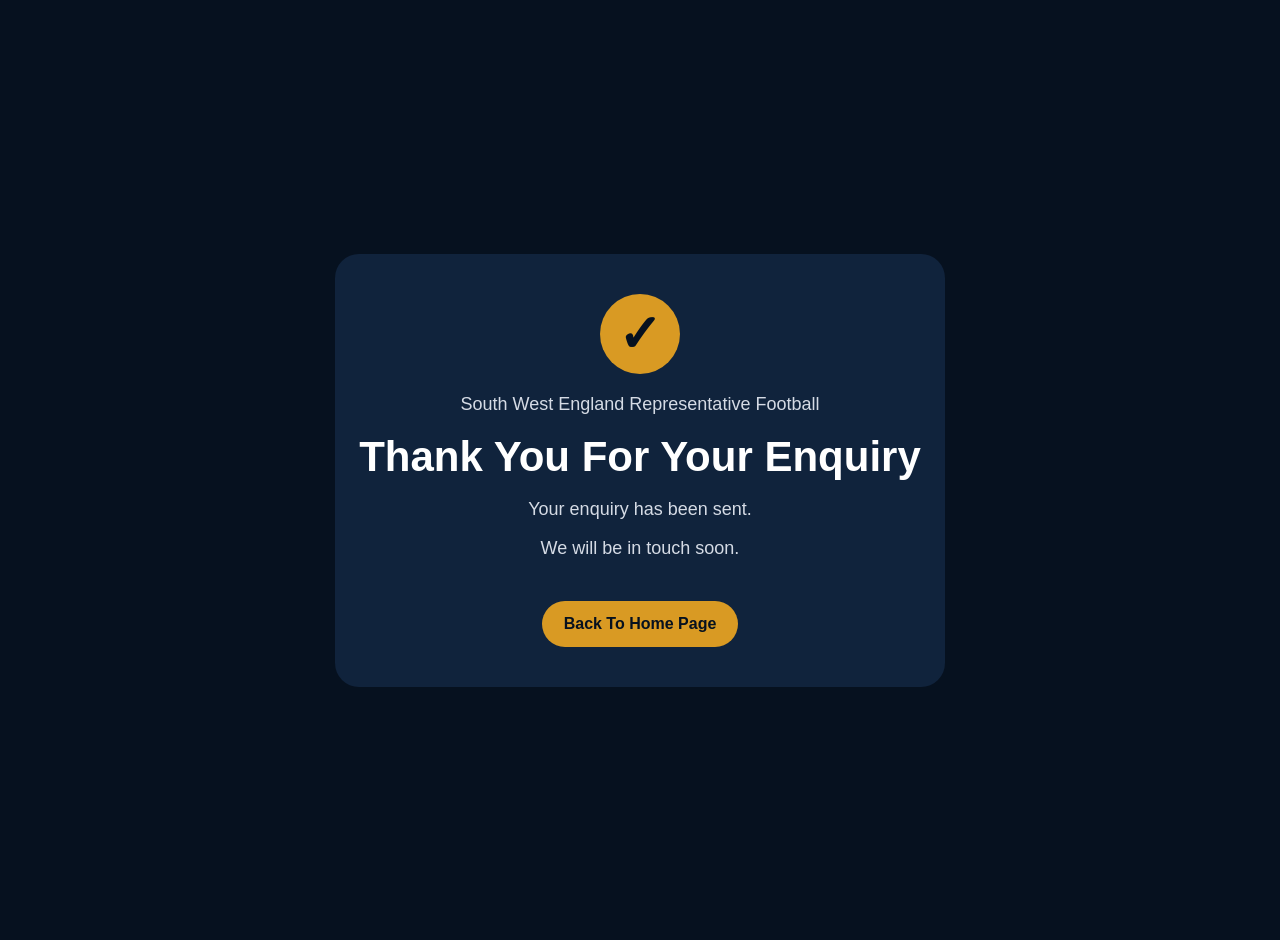
<file: thanks.html>
<!doctype html>
<html>
<head>
  <meta charset="utf-8">
  <meta name="viewport" content="width=device-width, initial-scale=1">
  <title>Thank You</title>
  <style>
    body {
      margin: 0;
      font-family: Arial, sans-serif;
      background: #06111f;
      color: white;
      display: flex;
      align-items: center;
      justify-content: center;
      min-height: 100vh;
      text-align: center;
      padding: 20px;
    }
    .card {
      max-width: 600px;
      background: #10233c;
      padding: 40px 24px;
      border-radius: 24px;
    }
    .tick {
      width: 80px;
      height: 80px;
      border-radius: 50%;
      background: #d99a23;
      color: #06111f;
      display: flex;
      align-items: center;
      justify-content: center;
      margin: 0 auto 20px;
      font-size: 52px;
      font-weight: bold;
    }
    h1 {
      font-size: 42px;
      margin: 10px 0;
    }
    p {
      font-size: 18px;
      color: #d5dbe5;
    }
    a {
      display: inline-block;
      margin-top: 24px;
      background: #d99a23;
      color: #06111f;
      padding: 14px 22px;
      border-radius: 999px;
      text-decoration: none;
      font-weight: bold;
    }
  </style>
</head>
<body>
  <div class="card">
    <div class="tick">✓</div>
    <p>South West England Representative Football</p>
    <h1>Thank You For Your Enquiry</h1>
    <p>Your enquiry has been sent.</p>
    <p>We will be in touch soon.</p>
    <a href="/">Back To Home Page</a>
  </div>
</body>
</html>
</file>
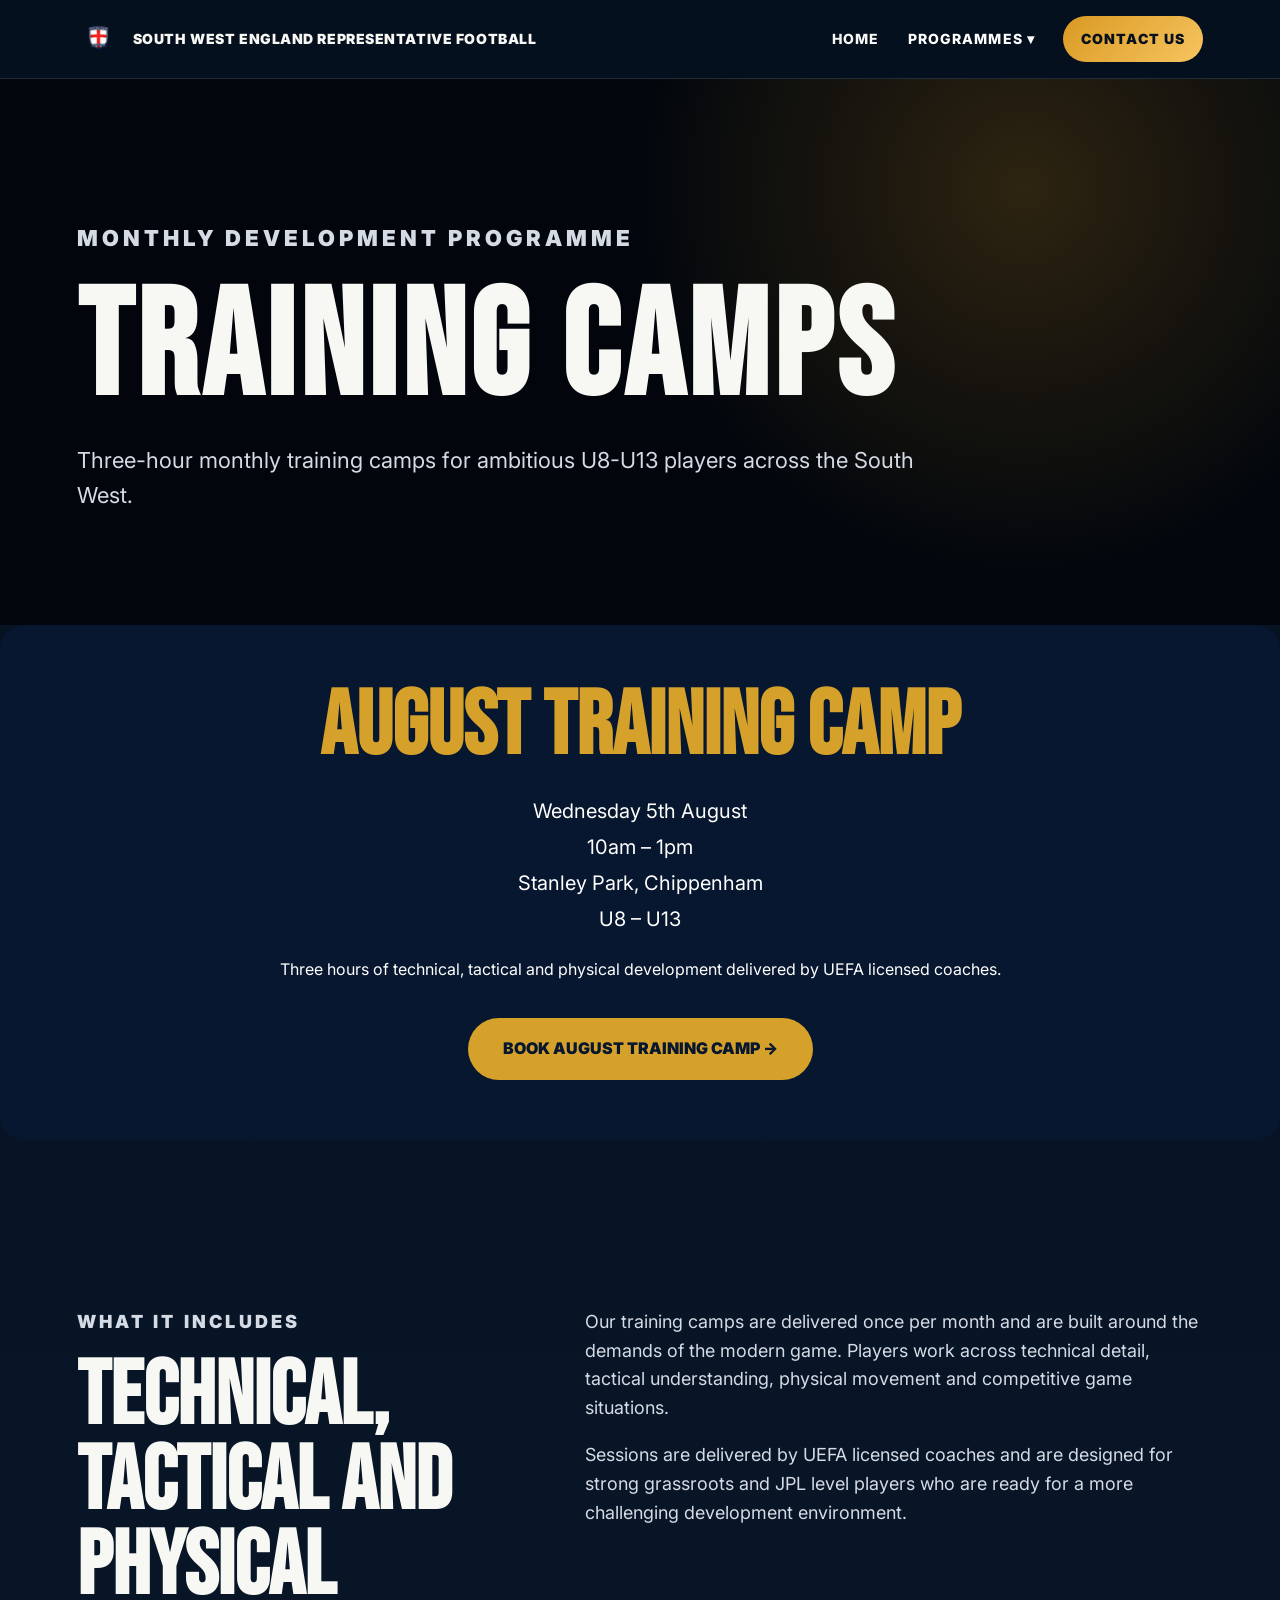
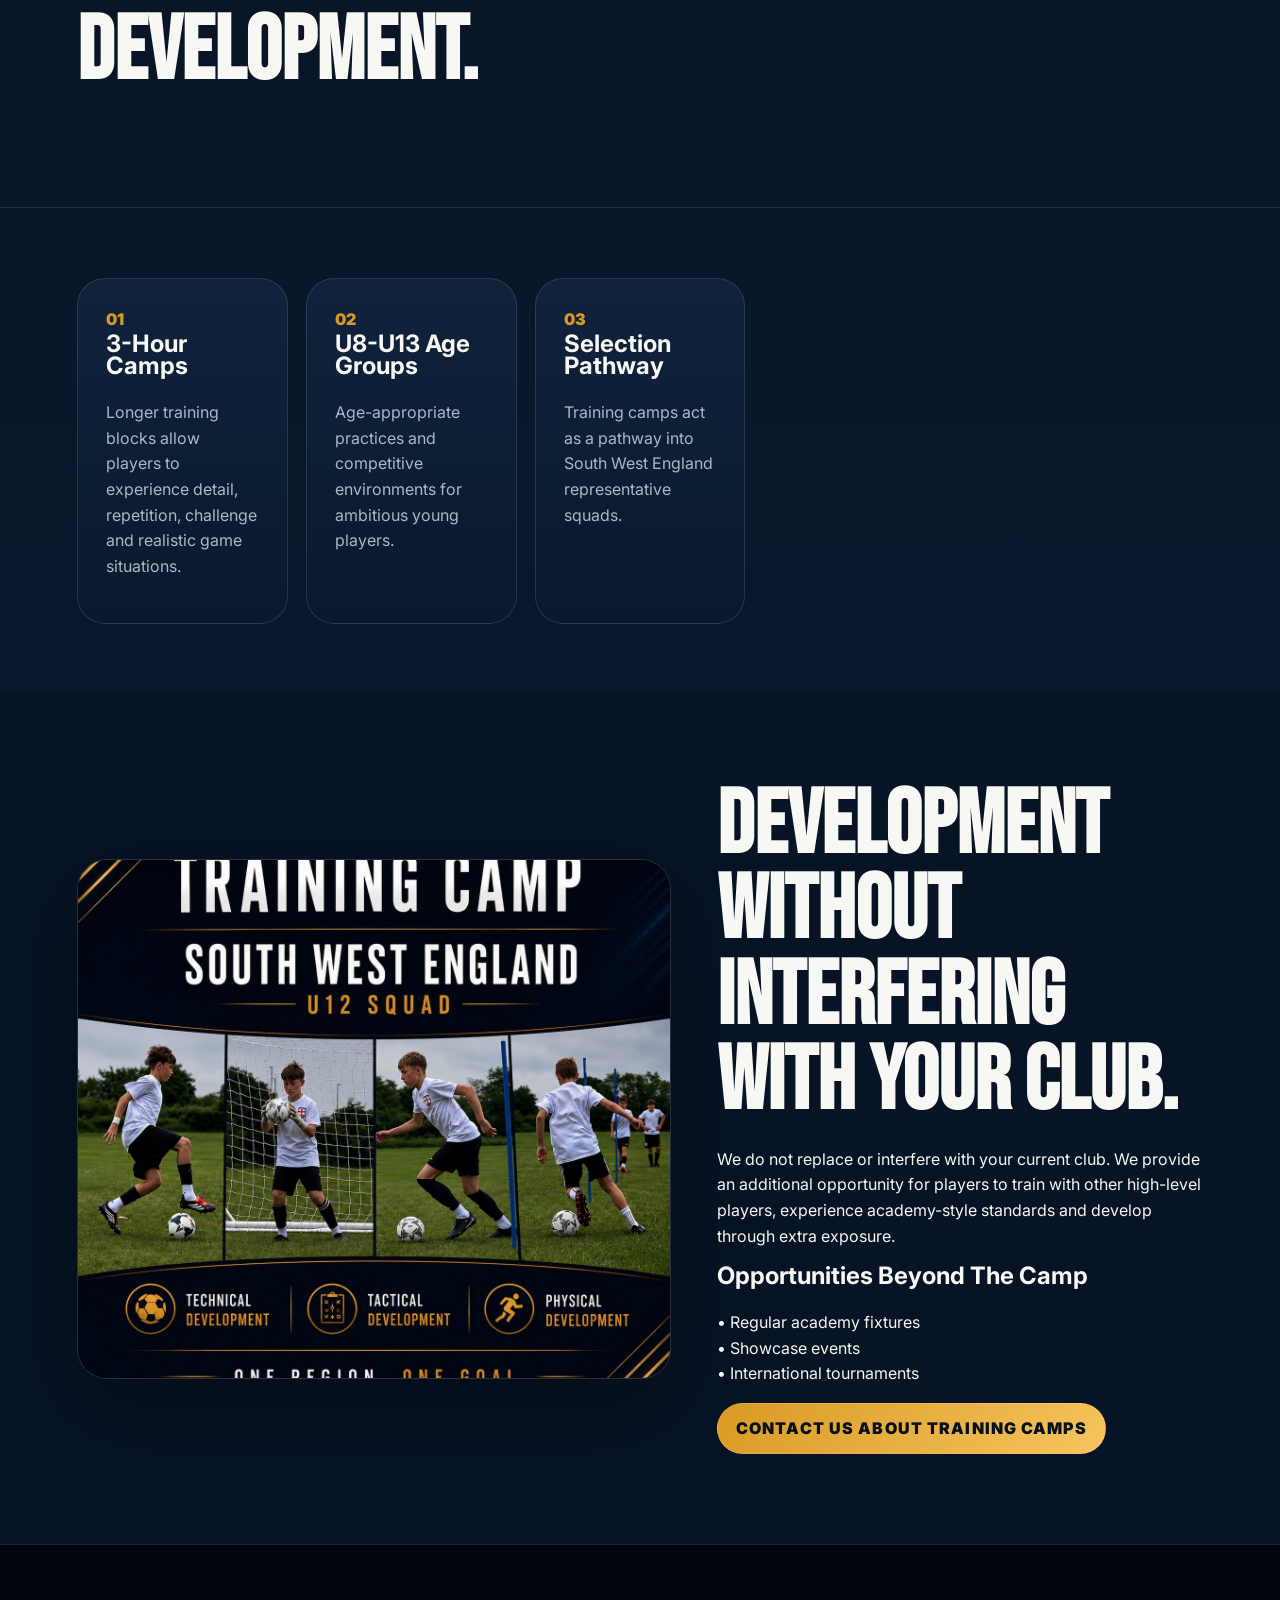
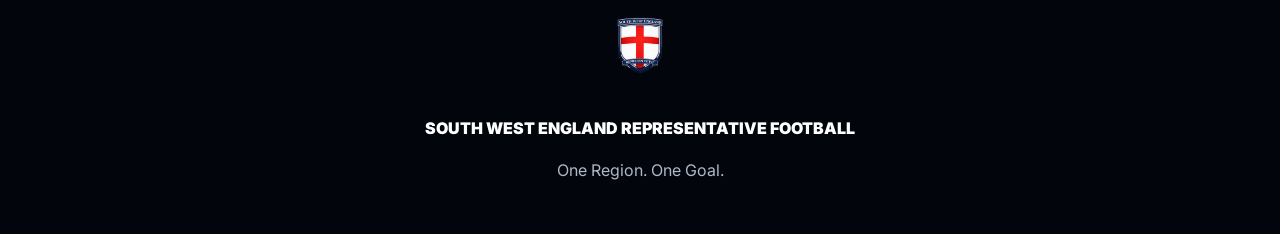
<file: training-camps.html>
<!doctype html>
<html lang="en">
<head>
<meta charset="utf-8">
<meta name="viewport" content="width=device-width, initial-scale=1">
<title>Training Camps | South West England Representative Football</title>
<meta name="description" content="South West England Representative Football">
<link rel="preconnect" href="https://fonts.googleapis.com">
<link rel="preconnect" href="https://fonts.gstatic.com" crossorigin>
<link href="https://fonts.googleapis.com/css2?family=Bebas+Neue&family=Inter:wght@400;500;600;700;800;900&display=swap" rel="stylesheet">
<link rel="stylesheet" href="styles.css">
</head>

<body>

<nav class="site-nav">
<a class="brand" href="index.html">
<img src="assets/logo.png" alt="South West England Representative Football badge">
<span>South West England Representative Football</span>
</a>

<button class="menu-toggle" aria-label="Toggle menu"
onclick="document.body.classList.toggle('menu-open')">
☰
</button>

<div class="nav-links">
<a href="index.html">Home</a>

<div class="dropdown">
<button>Programmes ▾</button>
<div class="dropdown-menu">
<a href="training-camps.html">Training Camps</a>
<a href="academy-fixtures.html">Academy Fixtures</a>
<a href="small-group-sessions.html">Small Group Sessions</a>
<a href="showcase-events.html">Showcase Events</a>
<a href="international-tournaments.html">International Tournaments</a>
</div>
</div>

<a href="contact.html" class="nav-cta">Contact Us</a>
</div>
</nav>


<main class="page-main">

<section class="page-hero">
<p class="eyebrow">Monthly Development Programme</p>
<h1>Training Camps</h1>
<p>
Three-hour monthly training camps for ambitious U8-U13 players across the South West.
</p>
</section>


<!-- FEATURED AUGUST CAMP -->
<section style="
background:#07172f;
color:white;
padding:60px 30px;
border-radius:25px;
text-align:center;
margin-bottom:60px;">

<h2 style="color:#d6a12b;">August Training Camp</h2>

<p style="font-size:20px;line-height:1.8;">
Wednesday 5th August<br>
10am – 1pm<br>
Stanley Park, Chippenham<br>
U8 – U13
</p>

<p>
Three hours of technical, tactical and physical development delivered by UEFA licensed coaches.
</p>

<a href="training-camp.html"
style="
display:inline-block;
background:#d6a12b;
color:#07172f;
padding:18px 35px;
border-radius:999px;
font-weight:900;
text-decoration:none;
text-transform:uppercase;
margin-top:20px;">
Book August Training Camp →
</a>

</section>


<section class="section split">

<div>
<p class="section-kicker">What it includes</p>
<h2>Technical, tactical and physical development.</h2>
</div>

<div>

<p>
Our training camps are delivered once per month and are built around the demands of the modern game.
Players work across technical detail, tactical understanding, physical movement and competitive game situations.
</p>

<p>
Sessions are delivered by UEFA licensed coaches and are designed for strong grassroots and JPL level players who are ready for a more challenging development environment.
</p>

</div>

</section>


<section class="cards-grid">

<div class="programme-card">
<span>01</span>
<h3>3-Hour Camps</h3>
<p>
Longer training blocks allow players to experience detail, repetition, challenge and realistic game situations.
</p>
</div>

<div class="programme-card">
<span>02</span>
<h3>U8-U13 Age Groups</h3>
<p>
Age-appropriate practices and competitive environments for ambitious young players.
</p>
</div>

<div class="programme-card">
<span>03</span>
<h3>Selection Pathway</h3>
<p>
Training camps act as a pathway into South West England representative squads.
</p>
</div>

</section>


<section class="image-feature">

<img src="assets/training-camp-graphic.jpg"
alt="Training camp graphic">

<div>

<h2>Development without interfering with your club.</h2>

<p>
We do not replace or interfere with your current club.
We provide an additional opportunity for players to train with other high-level players, experience academy-style standards and develop through extra exposure.
</p>

<h3>Opportunities Beyond The Camp</h3>

<p>
• Regular academy fixtures<br>
• Showcase events<br>
• International tournaments
</p>

<a href="contact.html" class="button primary">
Contact Us About Training Camps
</a>

</div>

</section>

</main>


<footer class="footer">

<img src="assets/logo.png"
alt="South West England badge">

<p>
South West England Representative Football
</p>

<span>
One Region. One Goal.
</span>

</footer>

</body>
</html>
</file>
<file: styles.css>
:root{--navy:#06111f;--navy2:#091a30;--gold:#d99a23;--white:#f7f7f3;--muted:#aeb8c6;--line:rgba(255,255,255,.12)}*{box-sizing:border-box}body{margin:0;font-family:Inter,Arial,sans-serif;background:var(--navy);color:var(--white);line-height:1.6}a{color:inherit;text-decoration:none}img{max-width:100%;display:block}.site-nav{position:sticky;top:0;z-index:20;display:flex;align-items:center;justify-content:space-between;padding:16px 6vw;background:rgba(6,17,31,.92);backdrop-filter:blur(16px);border-bottom:1px solid var(--line)}.brand{display:flex;align-items:center;gap:12px;font-weight:900;text-transform:uppercase;letter-spacing:.04em;font-size:14px}.brand img{width:44px;height:44px;object-fit:contain}.nav-links{display:flex;align-items:center;gap:22px;font-size:14px;font-weight:800;text-transform:uppercase;letter-spacing:.08em}.nav-cta,.button.primary{background:linear-gradient(135deg,var(--gold),#f7c45f);color:#07101d;padding:12px 18px;border-radius:999px;font-weight:900}.menu-toggle{display:none;background:none;border:0;color:white;font-size:28px}.dropdown{position:relative}.dropdown button{background:none;border:0;color:white;font:inherit;text-transform:uppercase;letter-spacing:.08em;cursor:pointer}.dropdown-menu{display:none;position:absolute;top:30px;right:0;background:#0c1e35;border:1px solid var(--line);border-radius:18px;min-width:260px;padding:10px;box-shadow:0 20px 60px rgba(0,0,0,.35)}.dropdown:hover .dropdown-menu{display:grid}.dropdown-menu a{padding:12px 14px;border-radius:12px}.dropdown-menu a:hover{background:rgba(255,255,255,.08)}.hero{position:relative;min-height:88vh;display:grid;align-items:end;padding:130px 6vw 90px;overflow:hidden;background:#02060c}.hero-bg{position:absolute;inset:0;background:linear-gradient(90deg,rgba(2,6,12,.96),rgba(2,6,12,.7),rgba(2,6,12,.25)),url('assets/hero-team.jpg') center/cover;opacity:.55}.hero:after{content:"";position:absolute;inset:0;background:radial-gradient(circle at 70% 30%,rgba(217,154,35,.22),transparent 38%)}.hero-content{position:relative;z-index:2;max-width:980px}.eyebrow,.section-kicker{color:var(--gold);font-weight:900;text-transform:uppercase;letter-spacing:.18em;font-size:13px}h1,h2,h3{line-height:.95;margin:0 0 22px}h1{font-family:"Bebas Neue",Impact,sans-serif;font-size:clamp(58px,12vw,150px);letter-spacing:.03em;text-transform:uppercase}h2{font-family:"Bebas Neue",Impact,sans-serif;font-size:clamp(44px,7vw,92px);text-transform:uppercase}h3{font-size:24px}.hero-copy{font-size:clamp(18px,2.4vw,26px);max-width:850px;font-weight:700}.hero-note{max-width:760px;color:var(--muted)}.hero-buttons{display:flex;gap:14px;flex-wrap:wrap;margin-top:28px}.button{display:inline-flex;align-items:center;justify-content:center;border-radius:999px;padding:14px 22px;font-weight:900;text-transform:uppercase;letter-spacing:.07em;border:1px solid var(--line)}.button.secondary{background:rgba(255,255,255,.08);color:white}.nike-intro{position:absolute;top:94px;left:6vw;z-index:3;display:flex;align-items:center;gap:20px}.nike-intro img{width:64px;filter:drop-shadow(0 0 22px rgba(217,154,35,.5))}.word-cycle{
position:relative;
display:inline-block;
color:var(–accent);
min-width:280px;
height:52px;
overflow:hidden;
vertical-align:bottom;
}

.word-cycle span{
position:absolute;
left:0;
top:0;
width:100%;
opacity:0;
transform:translateY(100%);
animation:wordCycle 15s infinite;
font-size:clamp(22px,5vw,48px);
line-height:1.2;
white-space:nowrap;
}

.word-cycle span:nth-child(1){animation-delay:0s;}
.word-cycle span:nth-child(2){animation-delay:3s;}
.word-cycle span:nth-child(3){animation-delay:6s;}
.word-cycle span:nth-child(4){animation-delay:9s;}
.word-cycle span:nth-child(5){animation-delay:12s;}

@keyframes wordCycle{
0%,15%{
opacity:1;
transform:translateY(0);
}
20%,100%{
opacity:0;
transform:translateY(-100%);
}
}.;animation:cycle 12.5s infinite}.word-cycle span:nth-child(2){animation-delay:2.5s}.word-cycle span:nth-child(3){animation-delay:5s}.word-cycle span:nth-child(4){animation-delay:7.5s}.word-cycle span:nth-child(5){animation-delay:10s}@keyframes cycle{0%{opacity:0;transform:translateY(100%)}7%,18%{opacity:1;transform:translateY(0)}25%,100%{opacity:0;transform:translateY(-100%)}}.section,.page-hero{padding:90px 6vw}.split{display:grid;grid-template-columns:1fr 1.35fr;gap:50px;border-bottom:1px solid var(--line)}.split p{font-size:18px;color:#d5dbe5}.cards-grid{display:grid;grid-template-columns:repeat(5,1fr);gap:18px;padding:70px 6vw}.programme-card{background:linear-gradient(180deg,#10233c,#09192d);border:1px solid var(--line);border-radius:28px;padding:28px;min-height:250px;transition:.25s}.programme-card:hover{transform:translateY(-6px);border-color:rgba(217,154,35,.6)}.programme-card span{color:var(--gold);font-weight:900}.programme-card p{color:var(--muted)}.image-feature{display:grid;grid-template-columns:1.1fr .9fr;gap:46px;align-items:center;padding:90px 6vw;background:#071426}.image-feature img{border-radius:30px;border:1px solid var(--line);box-shadow:0 28px 90px rgba(0,0,0,.35);width:100%;height:520px;object-fit:cover}.contact-panel{display:flex;align-items:center;justify-content:space-between;gap:40px;background:linear-gradient(135deg,#0b213c,#07101d)}.page-main{background:linear-gradient(180deg,#06111f,#091a30)}.page-hero{padding-top:120px;background:radial-gradient(circle at 80% 20%,rgba(217,154,35,.2),transparent 35%),#02060c}.page-hero p{max-width:850px;font-size:22px;color:#d5dbe5}.form-section{display:grid;grid-template-columns:.9fr 1.1fr;gap:40px}.contact-form{display:grid;gap:16px;background:#0d213a;border:1px solid var(--line);border-radius:28px;padding:28px}.contact-form label{font-weight:900;text-transform:uppercase;letter-spacing:.06em;font-size:13px;color:#dbe2ec}.contact-form input,.contact-form select,.contact-form textarea{width:100%;margin-top:8px;border:1px solid rgba(255,255,255,.16);background:#071426;color:white;border-radius:14px;padding:14px;font:inherit}.contact-form button{border:0;border-radius:999px;padding:16px 20px;background:linear-gradient(135deg,var(--gold),#f7c45f);font-weight:900;text-transform:uppercase;color:#07101d}.hidden{display:none}.footer{padding:50px 6vw;text-align:center;border-top:1px solid var(--line);background:#02060c;color:var(--muted)}.footer img{width:70px;margin:0 auto 16px}.footer p{color:white;font-weight:900;text-transform:uppercase}@media(max-width:900px){.menu-toggle{display:block}.nav-links{display:none;position:absolute;left:0;right:0;top:77px;background:#06111f;padding:24px 6vw;flex-direction:column;align-items:flex-start}.menu-open .nav-links{display:flex}.dropdown-menu{position:static;display:grid;margin-top:10px}.hero{padding-top:180px}.split,.image-feature,.form-section{grid-template-columns:1fr}.cards-grid{grid-template-columns:1fr}.contact-panel{flex-direction:column;align-items:flex-start}.image-feature img{height:360px}}.hero-ticker{
    width:100%;
    overflow:hidden;
    margin-top:30px;
    padding:15px 0;
}
.ticker-track{
    display:flex;
    gap:90px;
    width:max-content;
    animation:scrollTicker 18s linear infinite;
}
.ticker-track span{
    font-family:'Bebas Neue',sans-serif;
    font-size:clamp(50px,8vw,100px);
    font-weight:900;
    letter-spacing:6px;
    text-transform:uppercase;
    white-space:nowrap;
    color:#ffffff;
}
.ticker-track span:nth-child(even){
    color:#d7b15c;
}
@keyframes scrollTicker{
    0%{
        transform:translateX(100%);
    }
    100%{
        transform:translateX(-100%);
    }
}
</file>
